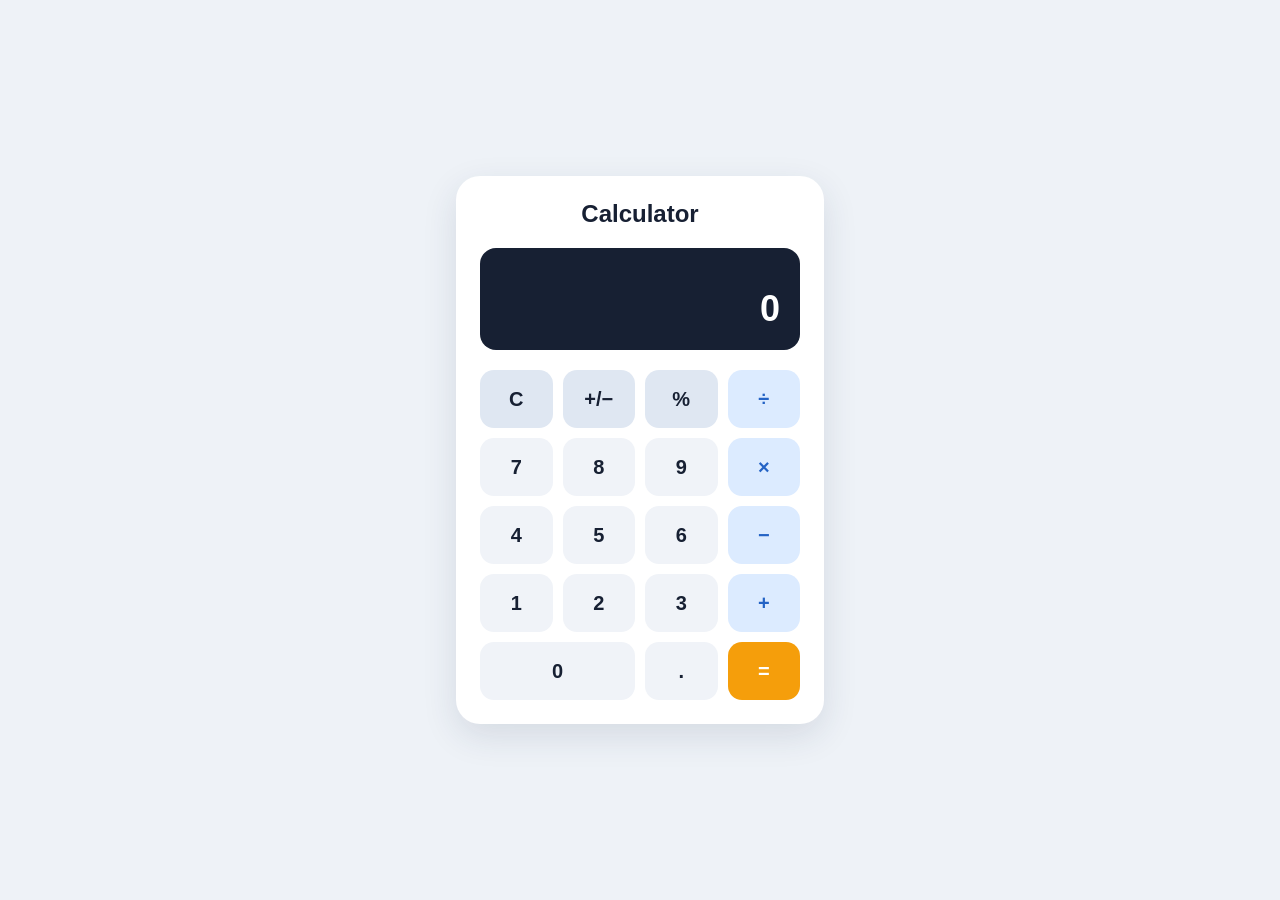
<file: Calculator/index.html>
<!DOCTYPE html>
<html lang="en">
<head>
  <meta charset="UTF-8">
  <meta name="viewport" content="width=device-width, initial-scale=1.0">
  <title>Calculator</title>
  <link rel="stylesheet" href="style.css">
</head>

<body>
  <main class="calculator">
    <h1>Calculator</h1>

    <section class="display" aria-label="Calculator display">
      <div class="expression" id="expression"></div>
      <div class="result" id="result">0</div>
    </section>

    <section class="buttons" aria-label="Calculator buttons">
      <button type="button" class="function" data-action="clear">C</button>
      <button type="button" class="function" data-action="sign">+/−</button>
      <button type="button" class="function" data-action="percent">%</button>
      <button type="button" class="operator" data-action="divide">÷</button>

      <button type="button" data-number="7">7</button>
      <button type="button" data-number="8">8</button>
      <button type="button" data-number="9">9</button>
      <button type="button" class="operator" data-action="multiply">×</button>

      <button type="button" data-number="4">4</button>
      <button type="button" data-number="5">5</button>
      <button type="button" data-number="6">6</button>
      <button type="button" class="operator" data-action="subtract">−</button>

      <button type="button" data-number="1">1</button>
      <button type="button" data-number="2">2</button>
      <button type="button" data-number="3">3</button>
      <button type="button" class="operator" data-action="add">+</button>

      <button type="button" class="zero" data-number="0">0</button>
      <button type="button" data-action="decimal">.</button>
      <button type="button" class="equals" data-action="calculate">=</button>
    </section>
  </main>

  <script src="script.js"></script>

</body>
</html>
</file>
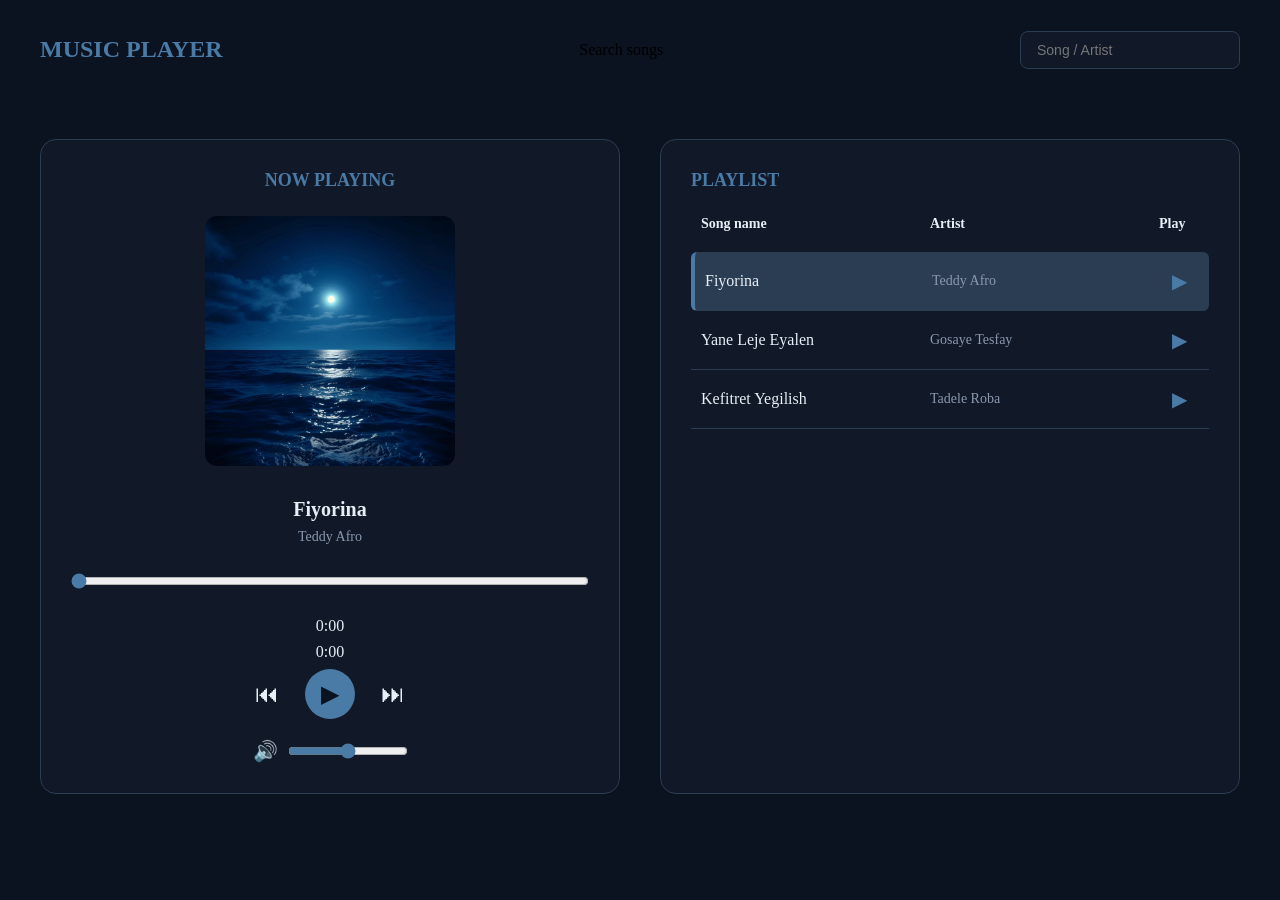
<file: Music-Player/index.html>
<!DOCTYPE html>
<html lang="en">
  <head>
    <meta charset="UTF-8">
    <meta name="viewport" content="width=device-width, initial-scale=1.0">
    <title>Music Player</title>
    <link rel="stylesheet" href="style.css">
  </head>

  <body>

    <header>
      <h1>MUSIC PLAYER </h1>
      <label for="search-input">Search songs</label>
      <input type="text" id="search-input" placeholder="Song / Artist">
    </header>

    <main>

      <section>

        <h2>NOW PLAYING</h2>

        <img id="album-cover" src="fiyorina-cover.png" alt="Fiyorina album cover">

        <p id="song-title">Fiyorina</p>
        <p id="song-artist">Teddy Afro</p>
        <label for="timeline">Song progress</label>
        <input id="timeline" type="range" min="0" max="100" value="0" step="0.1">
        <p id="current-time">0:00</p>
        <p id="duration">0:00</p>
        <div class="player-controls">
          <button type="button" id="previous">⏮</button>
          <button type="button" id="play-pause">▶</button>
          <button type="button" id="next">⏭</button>
        </div>
        
        <div class="volume-control">
          <label for="volume" aria-label="Volume">🔊</label>
          <input id="volume" type="range" min="0" max="1" step="0.01" value="0.5">
        </div>
        
      </section>

      <section>
        <h2>PLAYLIST</h2>
        <div>
          <div class="playlist-header">
            <h3>Song name</h3>
            <h3>Artist </h3>
            <h3>Play</h3>
          </div>

          <div class="song-row">
            <p class="song-title">Fiyorina</p>
            <p class="artist">Teddy Afro</p>
            <button type="button" class="play-button">▶</button>
          </div>

          <div class="song-row">
            <p class="song-title">Yane Leje Eyalen</p>
            <p class="artist">Gosaye Tesfay</p>
            <button type="button" class="play-button">▶</button>
          </div>

          <div class="song-row">
            <p class="song-title">Kefitret Yegilish</p>
            <p class="artist">Tadele Roba</p>
            <button type="button" class="play-button">▶</button>
          </div>

          <p id="no-results" style="display: none;">
            No songs found. Try another search.
          </p>
          
        </div>
        
      </section>

    </main>

    <script src="script.js"></script>

  </body>
</html>
</file>
<file: Calculator/style.css>
/* NEW: Page background and default text */
body {
  margin: 0;
  min-height: 100vh;
  display: flex;
  justify-content: center;
  align-items: center;
  background: #EEF2F7;
  font-family: Arial, sans-serif;
  color: #172033;
}

/* NEW: Main calculator card */
.calculator {
  width: 320px;
  padding: 24px;
  background: #FFFFFF;
  border-radius: 24px;
  box-shadow: 0 12px 35px rgba(30, 50, 80, 0.12);
}


/* Heading */
h1 {
  margin: 0 0 20px;
  font-size: 24px;
  text-align: center;
}

/* Display panel */
.display {
  background: #172033;
  color: #FFFFFF;
  padding: 20px;
  border-radius: 16px;
  text-align: right;
  margin-bottom: 20px;
  overflow: hidden;
}

.expression {
  min-height: 20px;
  color: #AAB5C8;
  font-size: 14px;
}

.result {
  font-size: 36px;
  font-weight: bold;
  overflow-wrap: anywhere;
}

/* Button grid */
.buttons {
  display: grid;
  grid-template-columns: repeat(4, 1fr);
  gap: 10px;
}

button {
  min-width: 0;
  height: 58px;
  border: none;
  border-radius: 14px;
  background: #F0F3F8;
  color: #172033;
  font-size: 20px;
  font-weight: 600;
  cursor: pointer;
}

.function {
  background: #DFE7F2;
}

.operator {
  background: #DCEBFF;
  color: #2463C5;
}

.equals {
  background: #F59E0B;
  color: #FFFFFF;
}

.zero {
  grid-column: span 2;
}

button:hover {
  filter: brightness(0.96);
}

button:active {
  transform: scale(0.97);
}

/* Fit the calculator on smaller screens */
@media (max-width: 400px) {
  .calculator {
    width: calc(100% - 48px);
    padding: 20px;
  }
}
</file>
<file: Music-Player/style.css>
:root {
  --primary: #4A7BA7;
  --background: #0B1220;
  --surface: #111827;
  --border: #2A3D52;
  --text: #E6EEF6;
  --muted: #8A99AF;
}

/* Page */

body {
  background: var(--background);
  margin: 0;
}


/* Header */

header {
  display: flex;
  justify-content: space-between;
  align-items: center;
  padding: 20px 40px;
}

header h1 {
  font-size: 24px;
  font-weight: bold;
  color: var(--primary);
}

#search-input {
  background-color: var(--surface);
  color: var(--text);
  border: 1px solid var(--border);
  padding: 10px 16px;
  border-radius: 8px;
  width: 220px;
  font-size: 14px;
  outline: none;
  box-sizing: border-box;
}

#search-input:focus {
  border-color: var(--primary);
}


/* Main Layout */

main {
  display: flex;
  gap: 40px;
  padding: 40px;
  flex-wrap: wrap;
}

main section {
  background: var(--surface);
  border: 1px solid var(--border);
  border-radius: 16px;
  padding: 30px;
  flex: 1;
  min-width: 280px;
}

main section h2 {
  color: var(--primary);
  font-size: 18px;
  margin-top: 0;
  margin-bottom: 25px;
  text-transform: uppercase;
}


/* Now Playing */

main section:first-child {
  text-align: center;
}

main section img {
  width: 250px;
  height: 250px;
  object-fit: cover;
  border-radius: 12px;
  margin-bottom: 20px;
  max-width: 100%;
}

main section > p {
  margin: 8px 0;
  color: var(--text);
  font-size: 16px;
}

main section > p:first-of-type {
  font-size: 20px;
  font-weight: 600;
}

main section > p:nth-of-type(2) {
  color: var(--muted);
  font-size: 14px;
}


/* Timeline */

#timeline {
  width: 100%;
  accent-color: var(--primary);
  margin: 20px 0;
}

#timeline:hover {
  cursor: pointer;
}


/* Player Controls */

.player-controls {
  display: flex;
  justify-content: center;
  gap: 20px;
}

.player-controls button {
  background: transparent;
  border: none;
  color: var(--text);
  font-size: 24px;
  cursor: pointer;
  transition: 0.2s;
}

.player-controls button:hover {
  color: var(--primary);
  transform: scale(1.1);
}

#play-pause {
  background: var(--primary);
  color: var(--background);
  width: 50px;
  height: 50px;
  border-radius: 50%;
  transition: 0.2s;
}

#play-pause:hover {
  color: var(--text);
}


/* Volume */

#volume {
  width: 120px;
  accent-color: var(--primary);
  margin: 0;
}

#volume:hover {
  cursor: pointer;
}


/* Playlist Header */

.playlist-header {
  display: grid;
  grid-template-columns: 2fr 2fr 40px;
  align-items: center;
  color: var(--text);
  padding: 0 10px 10px;
  margin-bottom: 10px;
}

.playlist-header h3 {
  margin: 0;
  font-size: 14px;
}


/* Playlist Songs */

.song-row {
  display: grid;
  grid-template-columns: 2fr 2fr 40px;
  align-items: center;
  padding: 16px 10px;
  border-bottom: 1px solid var(--border);
  transition: 0.2s;
}

.song-row:hover {
  background: var(--background);
}

.song-row p {
  margin: 0;
}

.song-row .song-title {
  color: var(--text);
  font-weight: 500;
  font-size: 16px;
}

.song-row .artist {
  color: var(--muted);
  font-size: 14px;
}


/* Playlist Play Button */

.play-button {
  background: transparent;
  border: none;
  color: var(--primary);
  font-size: 20px;
  cursor: pointer;
  transition: 0.2s;
}

.play-button:hover {
  color: var(--text);
  transform: scale(1.1);
}

.song-row.active-song {
  background-color: var(--border);
  border-left: 4px solid var(--primary);
  border-radius: 6px;
}

#no-results {
  color: var(--muted);
  text-align: center;
  padding: 16px;
  font-size: 14px;
}

/* Responsive Design */

@media (max-width: 768px) {
  header {
    flex-direction: column;
    gap: 16px;
    padding: 20px;
  }

  #search-input {
    width: 100%;
    max-width: 400px;
  }

  main {
    flex-direction: column;
    gap: 20px;
    padding: 20px;
  }

  main section {
    min-width: 0;
    padding: 20px;
  }

  .playlist-header,
  .song-row {
    grid-template-columns: minmax(0, 2fr) minmax(0, 2fr) 32px;
    gap: 8px;
  }

  .song-row .song-title {
    overflow-wrap: anywhere;
  }

  .song-row .artist {
    overflow-wrap: anywhere;
  }
}

#search-input:focus,
#timeline:focus-visible,
#volume:focus-visible,
button:focus-visible {
  outline: 2px solid var(--primary);
  outline-offset: 3px;
}

label[for="timeline"] {
  position: absolute;
  width: 1px;
  height: 1px;
  padding: 0;
  margin: -1px;
  overflow: hidden;
  clip-path: inset(50%);
  white-space: nowrap;
  border: 0;
}

.volume-control {
  display: flex;
  align-items: center;
  justify-content: center;
  gap: 10px;
  margin-top: 20px;
}

.volume-control label {
  font-size: 20px;
}
</file>
